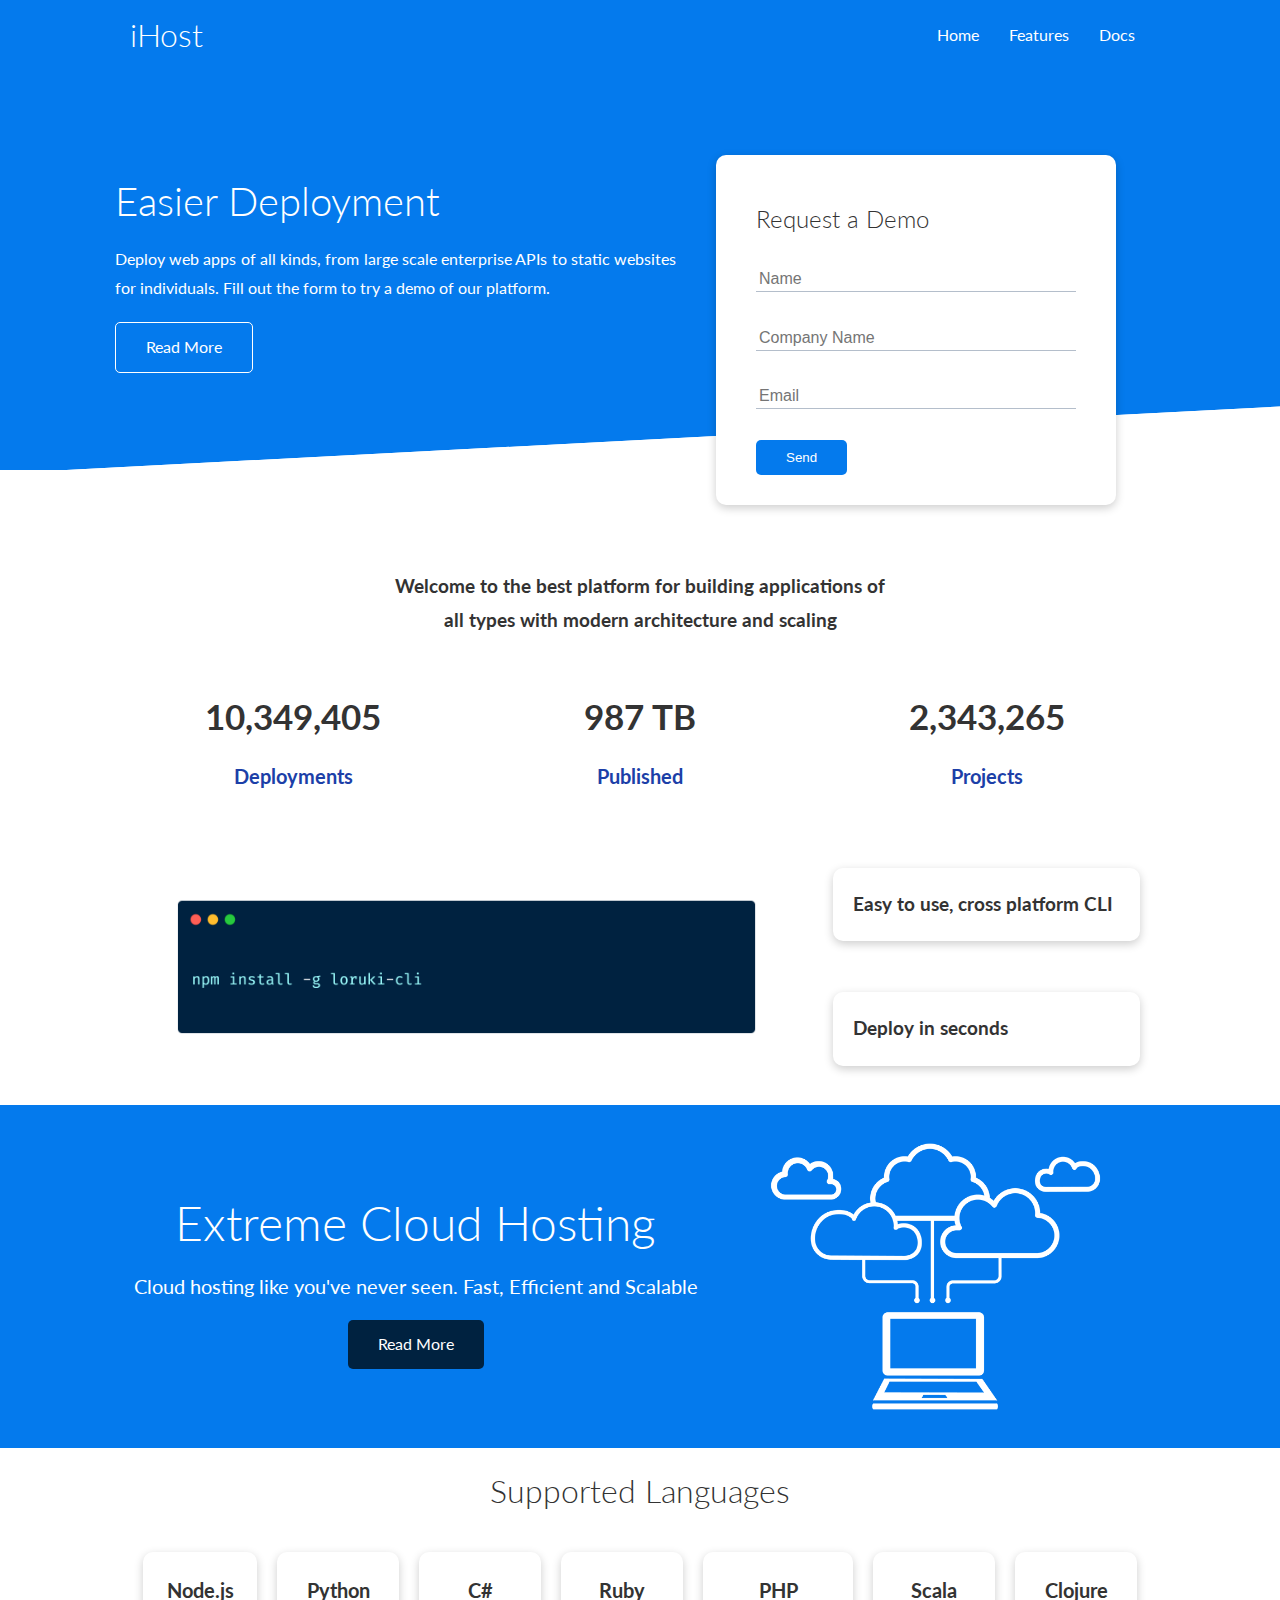
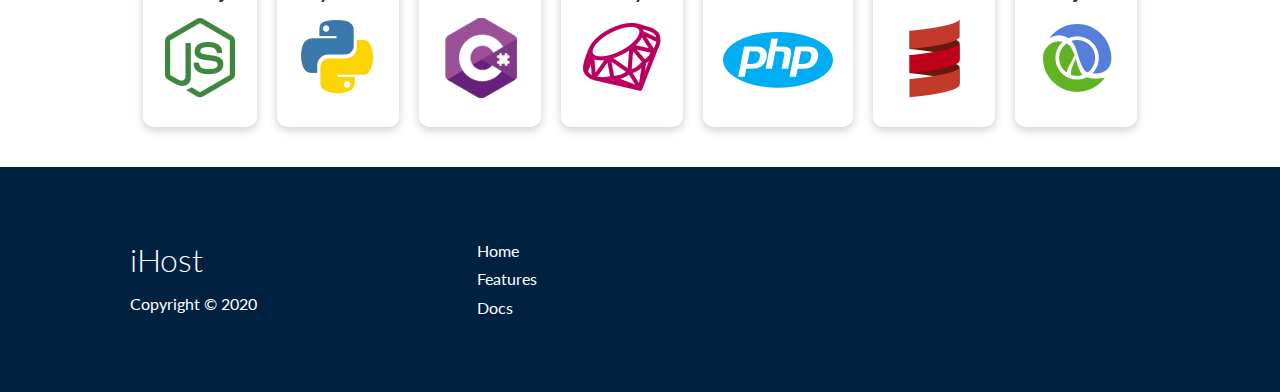
<file: index.html>
<!DOCTYPE html>
<html lang="en">
  <head>
    <meta charset="UTF-8" />
    <meta http-equiv="X-UA-Compatible" content="IE=edge" />
    <meta name="viewport" content="width=device-width, initial-scale=1.0" />
    <link
      rel="stylesheet"
      href="https://cdnjs.cloudflare.com/ajax/libs/font-awesome/5.15.2/css/all.min.css"
      integrity="sha512-HK5fgLBL+xu6dm/Ii3z4xhlSUyZgTT9tuc/hSrtw6uzJOvgRr2a9jyxxT1ely+B+xFAmJKVSTbpM/CuL7qxO8w=="
      crossorigin="anonymous"
    />
    <link rel="stylesheet" href="./css/utilities.css" />
    <link rel="stylesheet" href="./css/style.css" />
    <title>iHost | Cloud Hosting For Everyone</title>
  </head>
  <body>
    <!-- Navbar -->
    <div class="navbar">
      <div class="container flex">
        <h1 class="logo">iHost</h1>
        <nav>
          <ul>
            <li><a href="index.html">Home</a></li>
            <li><a href="features.html">Features</a></li>
            <li><a href="docs.html">Docs</a></li>
          </ul>
        </nav>
      </div>
    </div>

    <!-- Showcase -->
    <section class="showcase">
      <div class="container grid">
        <div class="showcase-text">
          <h1>Easier Deployment</h1>
          <p>
            Deploy web apps of all kinds, from large scale enterprise APIs to
            static websites for individuals. Fill out the form to try a demo of
            our platform.
          </p>
          <a href="features.html" class="btn btn-outline">Read More</a>
        </div>

        <div class="showcase-form card">
          <h2>Request a Demo</h2>
          <form>
            <div class="form-control">
              <input type="text" name="name" placeholder="Name" required />
            </div>
            <div class="form-control">
              <input
                type="text"
                name="company"
                placeholder="Company Name"
                required
              />
            </div>
            <div class="form-control">
              <input type="text" name="email" placeholder="Email" required />
            </div>
            <input type="submit" value="Send" class="btn btn-primary" />
          </form>
        </div>
      </div>
    </section>

    <!-- Stats -->
    <section class="stats">
      <div class="container">
        <h3 class="stats-heading text-center my-1">
          Welcome to the best platform for building applications of all types
          with modern architecture and scaling
        </h3>
        <div class="grid grid-3 text-center my-4">
          <div>
            <i class="fas fa-server fa-3x"></i>
            <h3>10,349,405</h3>
            <p class="text-secondary">Deployments</p>
          </div>
          <div>
            <i class="fas fa-upload fa-3x"></i>
            <h3>987 TB</h3>
            <p class="text-secondary">Published</p>
          </div>
          <div>
            <i class="fas fa-project-diagram fa-3x"></i>
            <h3>2,343,265</h3>
            <p class="text-secondary">Projects</p>
          </div>
        </div>
      </div>
    </section>

    <!-- Cli -->
    <section class="cli">
      <div class="container grid">
        <img src="./images/cli.png" alt="" />
        <div class="card">
          <h3>Easy to use, cross platform CLI</h3>
        </div>
        <div class="card">
          <h3>Deploy in seconds</h3>
        </div>
      </div>
    </section>

    <!-- Cloud -->
    <section class="cloud bg-primary my-2 py-2">
      <div class="container grid">
        <div class="text-center">
          <h2 class="lg">Extreme Cloud Hosting</h2>
          <p class="lead my-1">
            Cloud hosting like you've never seen. Fast, Efficient and Scalable
          </p>
          <a href="features.html" class="btn btn-dark">Read More</a>
        </div>
        <img src="./images/cloud.png" alt="" />
      </div>
    </section>

    <!-- Languages -->
    <section class="languages">
      <h2 class="md text-center my-2">Supported Languages</h2>
      <div class="container flex">
        <div class="card">
          <h4>Node.js</h4>
          <img src="./images/logos/node.png" alt="" />
        </div>
        <div class="card">
          <h4>Python</h4>
          <img src="./images/logos/python.png" alt="" />
        </div>
        <div class="card">
          <h4>C#</h4>
          <img src="./images/logos/csharp.png" alt="" />
        </div>
        <div class="card">
          <h4>Ruby</h4>
          <img src="./images/logos/ruby.png" alt="" />
        </div>
        <div class="card">
          <h4>PHP</h4>
          <img src="./images/logos/php.png" alt="" />
        </div>
        <div class="card">
          <h4>Scala</h4>
          <img src="./images/logos/scala.png" alt="" />
        </div>
        <div class="card">
          <h4>Clojure</h4>
          <img src="./images/logos/clojure.png" alt="" />
        </div>
      </div>
    </section>

    <!-- Footer -->
    <footer class="footer bg-dark py-5">
      <div class="container grid grid-3">
        <div>
          <h1>iHost</h1>
          <p>Copyright &copy; 2020</p>
        </div>
        <nav>
          <ul>
            <li><a href="index.html">Home</a></li>
            <li><a href="features.html">Features</a></li>
            <li><a href="docs.html">Docs</a></li>
          </ul>
        </nav>
        <div class="social bg-dark">
          <a href="#"><i class="fab fa-github fa-2x"></i></a>
          <a href="#"><i class="fab fa-facebook fa-2x"></i></a>
          <a href="#"><i class="fab fa-instagram fa-2x"></i></a>
          <a href="#"><i class="fab fa-twitter fa-2x"></i></a>
        </div>
      </div>
    </footer>
  </body>
</html>
</file>
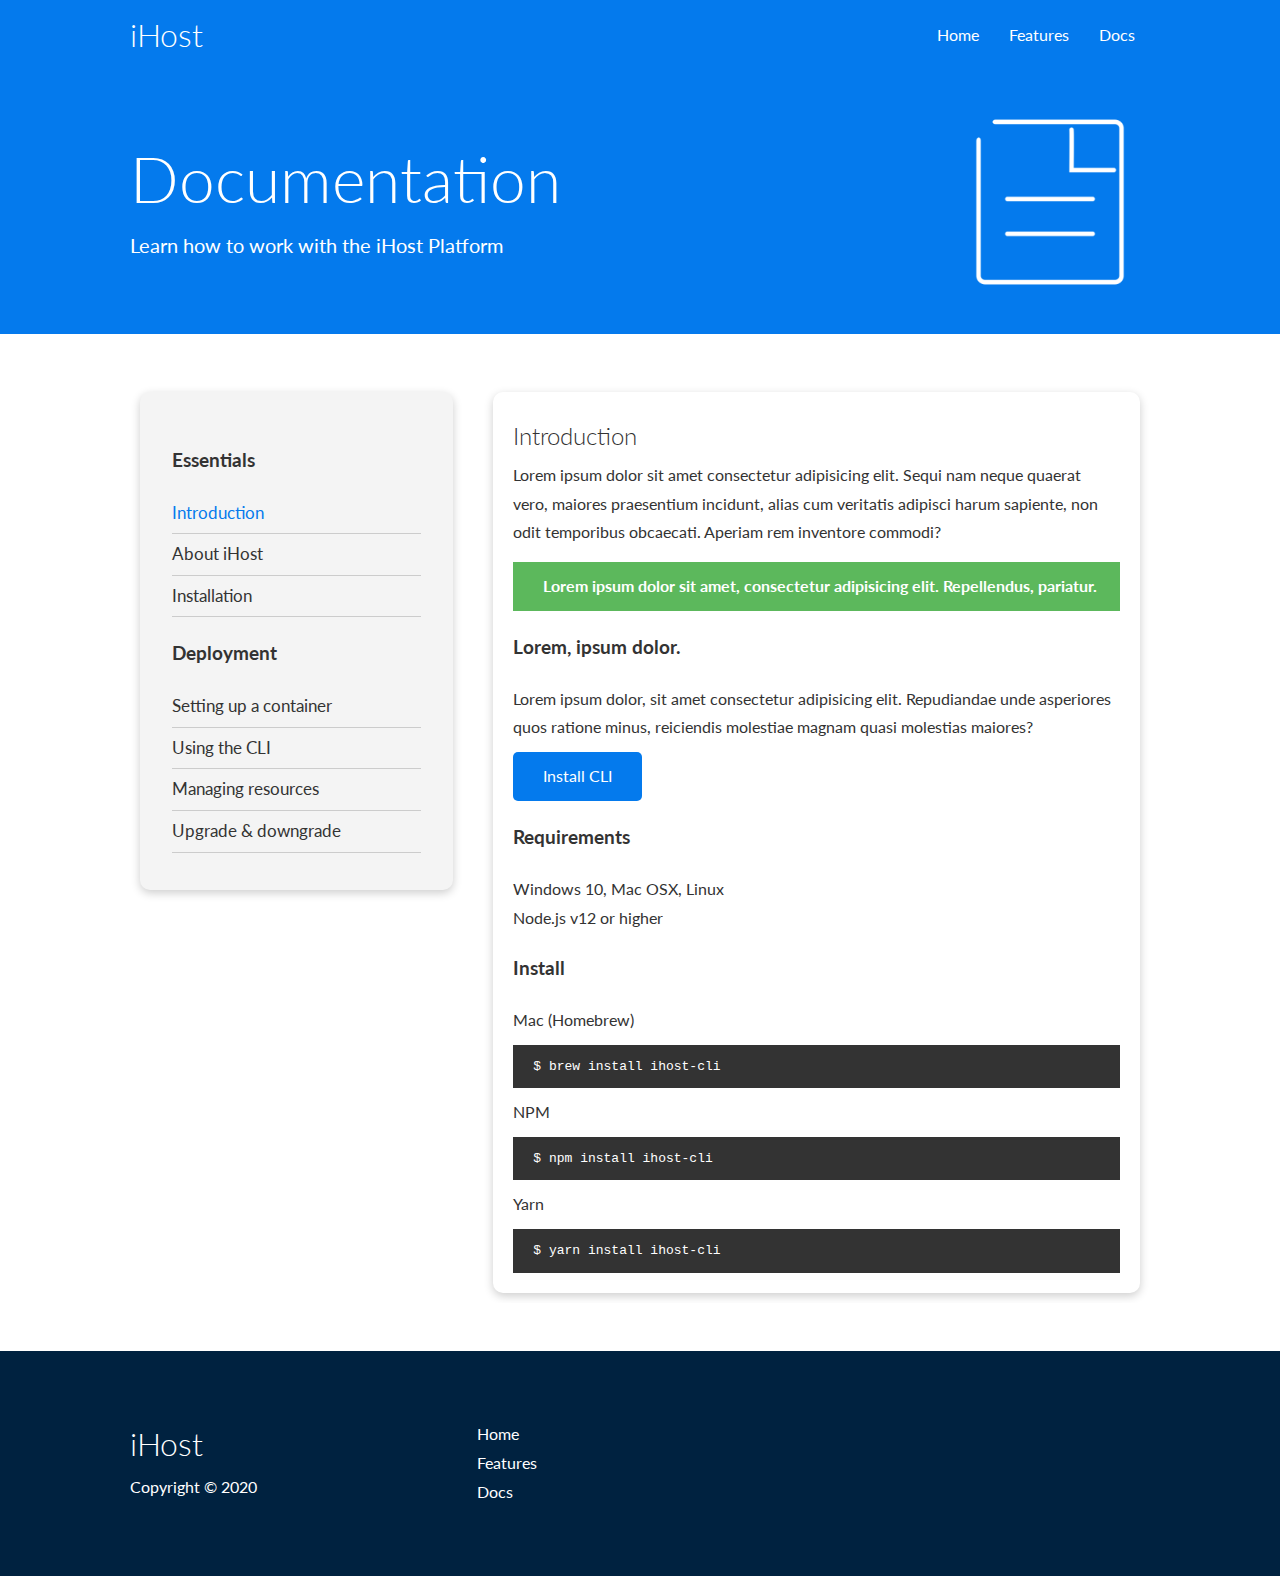
<file: docs.html>
<!DOCTYPE html>
<html lang="en">
  <head>
    <meta charset="UTF-8" />
    <meta http-equiv="X-UA-Compatible" content="IE=edge" />
    <meta name="viewport" content="width=device-width, initial-scale=1.0" />
    <link
      rel="stylesheet"
      href="https://cdnjs.cloudflare.com/ajax/libs/font-awesome/5.15.2/css/all.min.css"
      integrity="sha512-HK5fgLBL+xu6dm/Ii3z4xhlSUyZgTT9tuc/hSrtw6uzJOvgRr2a9jyxxT1ely+B+xFAmJKVSTbpM/CuL7qxO8w=="
      crossorigin="anonymous"
    />
    <link rel="stylesheet" href="./css/utilities.css" />
    <link rel="stylesheet" href="./css/style.css" />
    <title>iHost | Cloud Hosting For Everyone</title>
  </head>
  <body>
    <!-- Navbar -->
    <div class="navbar">
      <div class="container flex">
        <h1 class="logo">iHost</h1>
        <nav>
          <ul>
            <li><a href="index.html">Home</a></li>
            <li><a href="features.html">Features</a></li>
            <li><a href="docs.html">Docs</a></li>
          </ul>
        </nav>
      </div>
    </div>

    <!-- Head -->
    <section class="docs-head bg-primary py-3">
      <div class="container grid">
        <div>
          <h1 class="xl">Documentation</h1>
          <p class="lead">Learn how to work with the iHost Platform</p>
        </div>
        <img src="./images/docs.png" alt="" />
      </div>
    </section>

    <!-- Docs Main -->
    <section class="docs-main my-4">
      <div class="container grid">
        <div class="card bg-light p-3">
          <h3 class="my-2">Essentials</h3>
          <nav>
            <ul>
              <li><a href="#" class="text-primary">Introduction</a></li>
              <li><a href="#">About iHost</a></li>
              <li><a href="#">Installation</a></li>
            </ul>
          </nav>

          <h3 class="my-2">Deployment</h3>
          <nav>
            <ul>
              <li><a href="#">Setting up a container</a></li>
              <li><a href="#">Using the CLI</a></li>
              <li><a href="#">Managing resources</a></li>
              <li><a href="#">Upgrade & downgrade</a></li>
            </ul>
          </nav>
        </div>

        <div class="card">
          <h2>Introduction</h2>
          <p>
            Lorem ipsum dolor sit amet consectetur adipisicing elit. Sequi nam
            neque quaerat vero, maiores praesentium incidunt, alias cum
            veritatis adipisci harum sapiente, non odit temporibus obcaecati.
            Aperiam rem inventore commodi?
          </p>
          <div class="alert alert-success">
            <i class="fas fa-info"></i> Lorem ipsum dolor sit amet, consectetur
            adipisicing elit. Repellendus, pariatur.
          </div>
          <h3>Lorem, ipsum dolor.</h3>
          <p>
            Lorem ipsum dolor, sit amet consectetur adipisicing elit.
            Repudiandae unde asperiores quos ratione minus, reiciendis molestiae
            magnam quasi molestias maiores?
          </p>
          <a href="#" class="btn btn-primary">Install CLI</a>

          <h3>Requirements</h3>
          <ul>
            <li>Windows 10, Mac OSX, Linux</li>
            <li>Node.js v12 or higher</li>
          </ul>

          <h3>Install</h3>
          <p>Mac (Homebrew)</p>
          <pre><code>$ brew install ihost-cli</code></pre>
          <p>NPM</p>
          <pre><code>$ npm install ihost-cli</code></pre>
          <p>Yarn</p>
          <pre><code>$ yarn install ihost-cli</code></pre>
        </div>
      </div>
    </section>

    <!-- Footer -->
    <footer class="footer bg-dark py-5">
      <div class="container grid grid-3">
        <div>
          <h1>iHost</h1>
          <p>Copyright &copy; 2020</p>
        </div>
        <nav>
          <ul>
            <li><a href="index.html">Home</a></li>
            <li><a href="features.html">Features</a></li>
            <li><a href="docs.html">Docs</a></li>
          </ul>
        </nav>
        <div class="social bg-dark">
          <a href="#"><i class="fab fa-github fa-2x"></i></a>
          <a href="#"><i class="fab fa-facebook fa-2x"></i></a>
          <a href="#"><i class="fab fa-instagram fa-2x"></i></a>
          <a href="#"><i class="fab fa-twitter fa-2x"></i></a>
        </div>
      </div>
    </footer>
  </body>
</html>
</file>
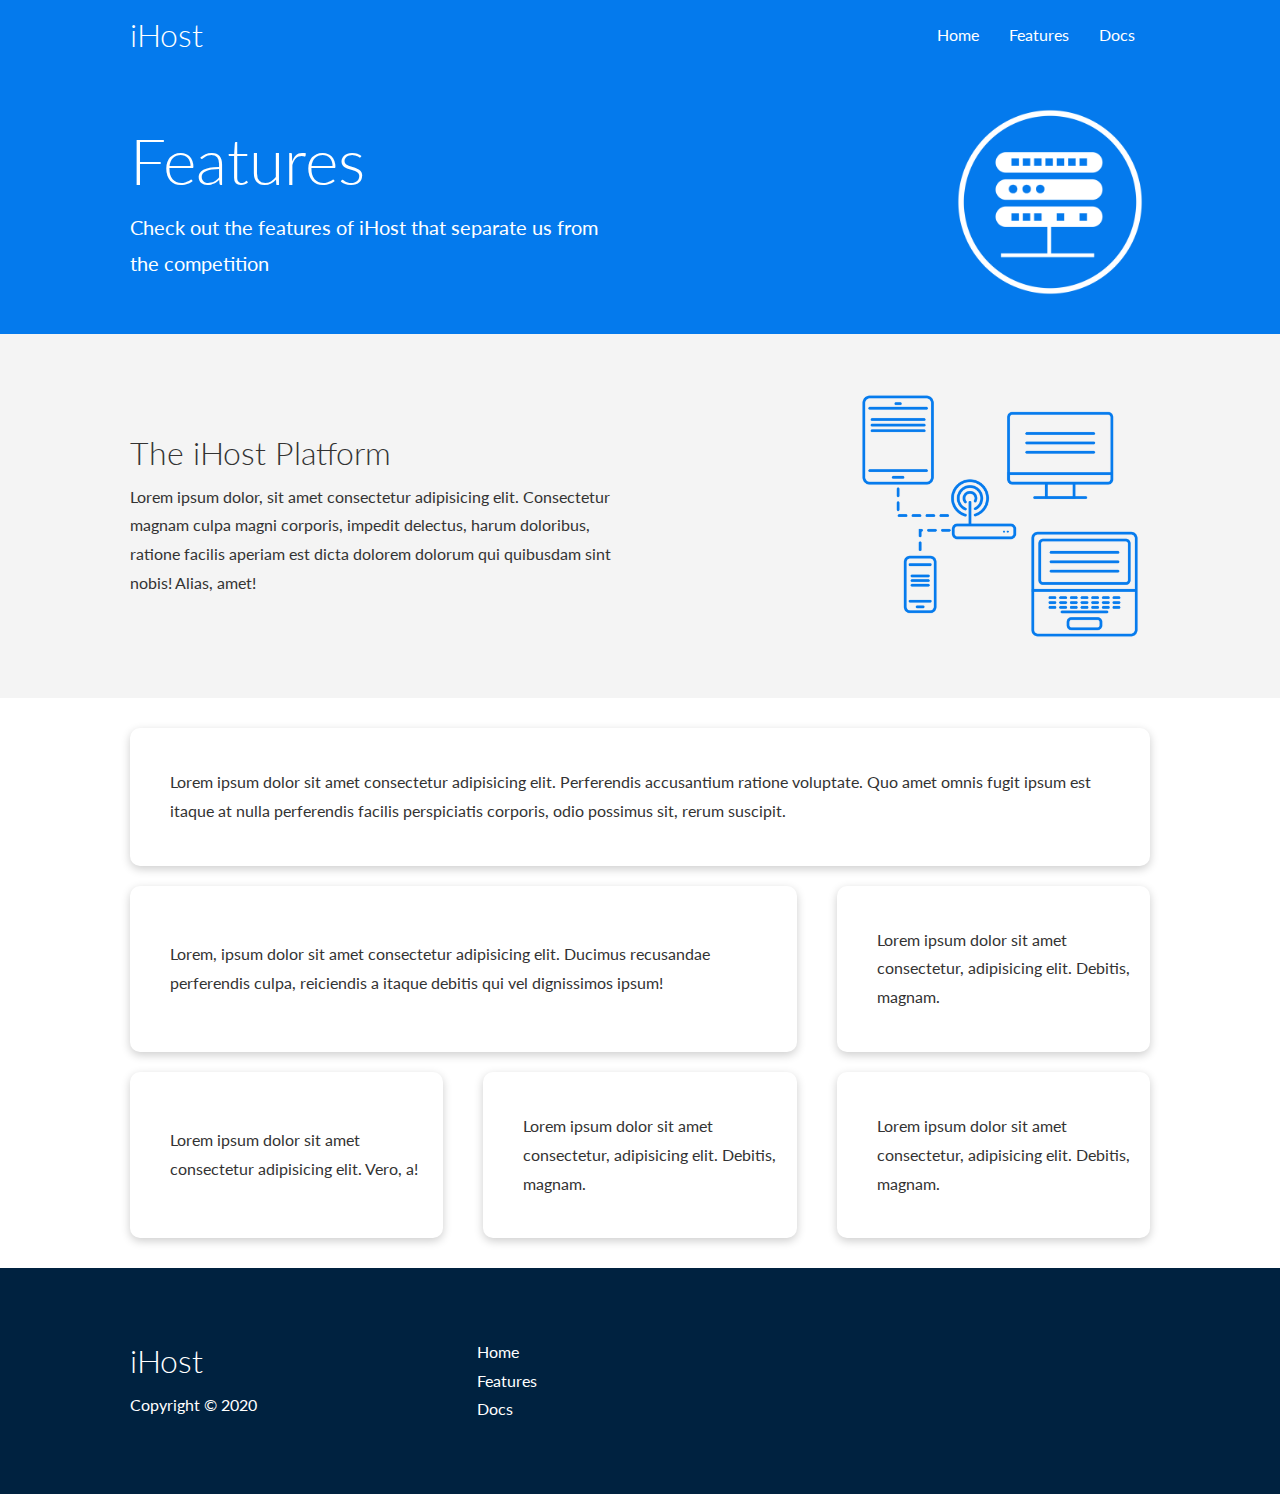
<file: features.html>
<!DOCTYPE html>
<html lang="en">
  <head>
    <meta charset="UTF-8" />
    <meta http-equiv="X-UA-Compatible" content="IE=edge" />
    <meta name="viewport" content="width=device-width, initial-scale=1.0" />
    <link
      rel="stylesheet"
      href="https://cdnjs.cloudflare.com/ajax/libs/font-awesome/5.15.2/css/all.min.css"
      integrity="sha512-HK5fgLBL+xu6dm/Ii3z4xhlSUyZgTT9tuc/hSrtw6uzJOvgRr2a9jyxxT1ely+B+xFAmJKVSTbpM/CuL7qxO8w=="
      crossorigin="anonymous"
    />
    <link rel="stylesheet" href="./css/utilities.css" />
    <link rel="stylesheet" href="./css/style.css" />
    <title>iHost | Cloud Hosting For Everyone</title>
  </head>
  <body>
    <!-- Navbar -->
    <div class="navbar">
      <div class="container flex">
        <h1 class="logo">iHost</h1>
        <nav>
          <ul>
            <li><a href="index.html">Home</a></li>
            <li><a href="features.html">Features</a></li>
            <li><a href="docs.html">Docs</a></li>
          </ul>
        </nav>
      </div>
    </div>

    <!-- Head -->
    <section class="features-head bg-primary py-3">
      <div class="container grid">
        <div>
          <h1 class="xl">Features</h1>
          <p class="lead">
            Check out the features of iHost that separate us from the
            competition
          </p>
        </div>
        <img src="./images/server.png" alt="" />
      </div>
    </section>

    <!-- Sub head -->
    <section class="features-sub-head bg-light py-3">
      <div class="container grid">
        <div>
          <h1 class="md">The iHost Platform</h1>
          <p>
            Lorem ipsum dolor, sit amet consectetur adipisicing elit.
            Consectetur magnam culpa magni corporis, impedit delectus, harum
            doloribus, ratione facilis aperiam est dicta dolorem dolorum qui
            quibusdam sint nobis! Alias, amet!
          </p>
        </div>
        <img src="./images/server2.png" alt="" />
      </div>
    </section>

    <!-- Features Main -->
    <section class="features-main my2">
      <div class="container grid grid-3">
        <div class="card flex">
          <i class="fas fa-server fa-3x"> </i>
          <p>
            Lorem ipsum dolor sit amet consectetur adipisicing elit. Perferendis
            accusantium ratione voluptate. Quo amet omnis fugit ipsum est itaque
            at nulla perferendis facilis perspiciatis corporis, odio possimus
            sit, rerum suscipit.
          </p>
        </div>
        <div class="card flex">
          <i class="fas fa-network-wired fa-3x"> </i>
          <p>
            Lorem, ipsum dolor sit amet consectetur adipisicing elit. Ducimus
            recusandae perferendis culpa, reiciendis a itaque debitis qui vel
            dignissimos ipsum!
          </p>
        </div>
        <div class="card flex">
          <i class="fas fa-laptop-code fa-3x"> </i>
          <p>
            Lorem ipsum dolor sit amet consectetur, adipisicing elit. Debitis,
            magnam.
          </p>
        </div>
        <div class="card flex">
          <i class="fas fa-database fa-3x"> </i>
          <p>
            Lorem ipsum dolor sit amet consectetur adipisicing elit. Vero, a!
          </p>
        </div>
        <div class="card flex">
          <i class="fas fa-power-off fa-3x"> </i>
          <p>
            Lorem ipsum dolor sit amet consectetur, adipisicing elit. Debitis,
            magnam.
          </p>
        </div>
        <div class="card flex">
          <i class="fas fa-upload fa-3x"> </i>
          <p>
            Lorem ipsum dolor sit amet consectetur, adipisicing elit. Debitis,
            magnam.
          </p>
        </div>
      </div>
    </section>

    <!-- Footer -->
    <footer class="footer bg-dark py-5">
      <div class="container grid grid-3">
        <div>
          <h1>iHost</h1>
          <p>Copyright &copy; 2020</p>
        </div>
        <nav>
          <ul>
            <li><a href="index.html">Home</a></li>
            <li><a href="features.html">Features</a></li>
            <li><a href="docs.html">Docs</a></li>
          </ul>
        </nav>
        <div class="social bg-dark">
          <a href="#"><i class="fab fa-github fa-2x"></i></a>
          <a href="#"><i class="fab fa-facebook fa-2x"></i></a>
          <a href="#"><i class="fab fa-instagram fa-2x"></i></a>
          <a href="#"><i class="fab fa-twitter fa-2x"></i></a>
        </div>
      </div>
    </footer>
  </body>
</html>
</file>
<file: css/utilities.css>
.container {
  max-width: 1100px;
  margin: 0px auto;
  overflow: auto;
  padding: 0px 40px;
}

.card {
  background-color: #fff;
  color: #333;
  border-radius: 10px;
  box-shadow: 0px 3px 10px rgba(0, 0, 0, 0.2);
  padding: 20px;
  margin: 10px;
}

.btn {
  display: inline-block;
  padding: 10px 30px;
  cursor: pointer;
  background: var(--primary-color);
  color: #fff;
  border: none;
  border-radius: 5px;
}

.btn-outline {
  background-color: transparent;
  border: 1px solid #fff;
}

.btn:hover {
  transform: scale(0.98);
}

/* Backgrounds & Colored Buttons*/
.bg-primary,
.btn-primary {
  background-color: var(--primary-color);
  color: #fff;
}

.bg-secondary,
.btn-secondary {
  background-color: var(--secondary-color);
  color: #fff;
}

.bg-dark,
.btn-dark {
  background-color: var(--dark-color);
  color: #fff;
}

.bg-light,
.btn-light {
  background-color: var(--light-color);
  color: #333;
}

.bg-primary a,
.btn-primary a,
.bg-secondary a,
.btn-secondary a,
.bg-dark a,
.btn-dark a {
  color: #fff;
}

/* Text Colors */
.text-primary {
  color: var(--primary-color);
}

.text-secondary {
  color: var(--secondary-color);
}

.text-dark {
  color: var(--dark-color);
}

.text-light {
  color: var(--light-color);
}

/* Text Sizes */
.lead {
  font-size: 20px;
}

.sm {
  font-size: 1rem;
}

.md {
  font-size: 2rem;
}

.lg {
  font-size: 3rem;
}

.xl {
  font-size: 4rem;
}

.text-center {
  text-align: center;
}

/* Alert */
.alert {
  background-color: var(--light-color);
  padding: 10px 20px;
  font-weight: bold;
  margin: 15px 0px;
}

.alert i {
  margin-right: 10px;
}

.alert-success {
  background-color: var(--success-color);
  color: #fff;
}

.alert-error {
  background-color: var(--error-color);
  color: #fff;
}

.flex {
  display: flex;
  justify-content: center;
  align-items: center;
  height: 100%;
}

.grid {
  display: grid;
  grid-template-columns: repeat(2, 1fr);
  gap: 20px;
  justify-content: center;
  align-items: center;
  height: 100%;
}

.grid-3 {
  grid-template-columns: repeat(3, 1fr);
}

/* Margin Top/Bottom */
.my-1 {
  margin: 1rem 0rem;
}

.my-2 {
  margin: 1.5rem 0px;
}

.my-3 {
  margin: 2rem 0px;
}

.my-4 {
  margin: 3rem 0px;
}

.my-5 {
  margin: 4rem 0px;
}

/* Margin All Around */
.m-1 {
  margin: 1rem;
}

.m-2 {
  margin: 1.5rem;
}

.m-3 {
  margin: 2rem;
}

.m-4 {
  margin: 3rem;
}

.m-5 {
  margin: 4rem;
}

/* Padding Top/Bottom */
.py-1 {
  padding: 1rem 0rem;
}

.py-2 {
  padding: 1.5rem 0px;
}

.py-3 {
  padding: 2rem 0px;
}

.py-4 {
  padding: 3rem 0px;
}

.py-5 {
  padding: 4rem 0px;
}

/* Padding All Around */
.p-1 {
  padding: 1rem;
}

.p-2 {
  padding: 1.5rem;
}

.p-3 {
  padding: 2rem;
}

.p-4 {
  padding: 3rem;
}

.p-5 {
  padding: 4rem;
}
</file>
<file: css/style.css>
@import url("https://fonts.googleapis.com/css2?family=Lato:wght@300&display=swap");
/* Root Elements/Variables */
:root {
  --primary-color: #047aed;
  --secondary-color: #1c3fa8;
  --dark-color: #002240;
  --light-color: #f4f4f4;
  --success-color: #5cb85c;
  --error-color: #d9534f;
}

/* Global Styling */
* {
  margin: 0;
  padding: 0;
  -webkit-box-sizing: border-box;
          box-sizing: border-box;
}

body {
  font-family: "Lato", sans-serif;
  color: #333;
  line-height: 1.8;
}

ul {
  list-style-type: none;
}

a {
  text-decoration: none;
  color: #333;
}

h1,
h2 {
  font-weight: 300;
  line-height: 1.2;
  margin: 10px 0px;
}

p {
  margin: 10px 0px;
}

img {
  width: 100%;
}

code,
pre {
  background: #333;
  color: #fff;
  padding: 10px;
}

/* Navbar */
.navbar {
  background-color: var(--primary-color);
  color: #fff;
  height: 70px;
}

.navbar ul {
  display: -webkit-box;
  display: -ms-flexbox;
  display: flex;
}

.navbar a {
  color: #fff;
  padding: 10px;
  margin: 0px 5px;
}

.navbar a:hover {
  border-bottom: 2px solid #fff;
}

.navbar .flex {
  -webkit-box-pack: justify;
      -ms-flex-pack: justify;
          justify-content: space-between;
}

/* Showcase/Hero */
.showcase {
  height: 400px;
  background-color: var(--primary-color);
  color: #fff;
  position: relative;
}

.showcase h1 {
  font-size: 40px;
}

.showcase p {
  margin: 20px 0px;
  text-align: justify;
}

.showcase .grid {
  overflow: visible;
  -ms-grid-columns: 55% 45%;
      grid-template-columns: 55% 45%;
  gap: 30px;
}

.showcase-text {
  -webkit-animation: slideInFromLeft 1s ease-in;
          animation: slideInFromLeft 1s ease-in;
}

.showcase-form {
  position: relative;
  top: 60px;
  height: 350px;
  width: 400px;
  padding: 40px;
  z-index: 5;
  -webkit-animation: slideInFromRight 1s ease-in;
          animation: slideInFromRight 1s ease-in;
}

.showcase-form .form-control {
  margin: 30px 0px;
}

.showcase-form input[type="text"],
.showcase-form input[type="email"] {
  border: 0;
  border-bottom: 1px solid #b4becb;
  width: 100%;
  padding: 3px;
  font-size: 16px;
}

.showcase-form input[type="text"]:focus,
.showcase-form input[type="email"]:focus {
  outline: none;
}

/* Creating a slope at section end */
.showcase::before,
.showcase::after {
  content: "";
  position: absolute;
  height: 100px;
  bottom: -70px;
  right: 0;
  left: 0;
  background: #fff;
  transform: skewY(-3deg);
  -webkit-transform: skewY(-3deg);
  -moz-transform: skewY(-3deg);
  -ms-transform: skewY(-3deg);
  -o-transform: skewY(-3deg);
}

/* Stats */
.stats {
  padding-top: 100px;
  -webkit-animation: slideInFromBottom 1s ease-in;
          animation: slideInFromBottom 1s ease-in;
}

.stats .grid h3 {
  font-size: 35px;
}

.stats .grid p {
  font-size: 20px;
  font-weight: bold;
}

.stats-heading {
  max-width: 500px;
  margin: auto;
}

/* Cli */
.cli .grid {
  -ms-grid-columns: 1fr 1fr 1fr;
      grid-template-columns: 1fr 1fr 1fr;
  -ms-grid-rows: 1fr 1fr;
      grid-template-rows: 1fr 1fr;
}

.cli .grid > *:first-child {
  -ms-grid-column: 1;
  -ms-grid-column-span: 2;
  grid-column: 1 / span 2;
  -ms-grid-row: 1;
  -ms-grid-row-span: 2;
  grid-row: 1 / span 2;
}

/* Cloud */
.cloud .grid {
  -ms-grid-columns: 4fr 3fr;
      grid-template-columns: 4fr 3fr;
}

/* Languages */
.languages .flex {
  -ms-flex-wrap: wrap;
      flex-wrap: wrap;
}

.languages .card {
  text-align: center;
  margin: 18px 10px 40px;
  -webkit-transition: -webkit-transform 0.2s ease-in;
  transition: -webkit-transform 0.2s ease-in;
  transition: transform 0.2s ease-in;
  transition: transform 0.2s ease-in, -webkit-transform 0.2s ease-in;
}

.languages .card:hover {
  -webkit-transform: translateY(-15px);
          transform: translateY(-15px);
}

.languages .card h4 {
  font-size: 20px;
  margin-bottom: 10px;
}

/* Features */
.features-head img,
.docs-head img {
  width: 200px;
  justify-self: flex-end;
}

.features-sub-head img {
  width: 300px;
  justify-self: flex-end;
}

.features-main .card > i {
  margin-right: 20px;
}

.features-main .grid {
  padding: 30px;
}

.features-main .grid > *:first-child {
  -ms-grid-column: 1;
  -ms-grid-column-span: 3;
  grid-column: 1 / span 3;
}

.features-main .grid > *:nth-child(2) {
  -ms-grid-column: 1;
  -ms-grid-column-span: 2;
  grid-column: 1 / span 2;
}

/* Docs */
.docs-main h3 {
  margin: 20px 0px;
}

.docs-main .grid {
  -ms-grid-columns: 1fr 2fr;
      grid-template-columns: 1fr 2fr;
  -webkit-box-align: start;
      -ms-flex-align: start;
          align-items: flex-start;
}

.docs-main nav li {
  font-size: 17px;
  padding-bottom: 5px;
  margin-bottom: 5px;
  border-bottom: 1px solid #ccc;
}

.docs-main a:hover {
  font-weight: bold;
}

/* Footer */
.footer .social a {
  margin: 0px 10px;
}

/* Animations */
@-webkit-keyframes slideInFromLeft {
  0% {
    -webkit-transform: translateX(-100%);
            transform: translateX(-100%);
  }
  100% {
    -webkit-transform: translateX(0);
            transform: translateX(0);
  }
}
@keyframes slideInFromLeft {
  0% {
    -webkit-transform: translateX(-100%);
            transform: translateX(-100%);
  }
  100% {
    -webkit-transform: translateX(0);
            transform: translateX(0);
  }
}

@-webkit-keyframes slideInFromRight {
  0% {
    -webkit-transform: translateX(100%);
            transform: translateX(100%);
  }
  100% {
    -webkit-transform: translateX(0);
            transform: translateX(0);
  }
}

@keyframes slideInFromRight {
  0% {
    -webkit-transform: translateX(100%);
            transform: translateX(100%);
  }
  100% {
    -webkit-transform: translateX(0);
            transform: translateX(0);
  }
}

@-webkit-keyframes slideInFromTop {
  0% {
    -webkit-transform: translateY(-100%);
            transform: translateY(-100%);
  }
  100% {
    -webkit-transform: translateY(0);
            transform: translateY(0);
  }
}

@keyframes slideInFromTop {
  0% {
    -webkit-transform: translateY(-100%);
            transform: translateY(-100%);
  }
  100% {
    -webkit-transform: translateY(0);
            transform: translateY(0);
  }
}

@-webkit-keyframes slideInFromBottom {
  0% {
    -webkit-transform: translateY(100%);
            transform: translateY(100%);
  }
  100% {
    -webkit-transform: translateY(0);
            transform: translateY(0);
  }
}

@keyframes slideInFromBottom {
  0% {
    -webkit-transform: translateY(100%);
            transform: translateY(100%);
  }
  100% {
    -webkit-transform: translateY(0);
            transform: translateY(0);
  }
}

/* Media Queries */
/* Tablets and under */
@media (max-width: 768px) {
  .grid,
  .showcase .grid,
  .stats .grid,
  .cli .grid,
  .cloud .grid,
  .features-main .grid,
  .docs-main .grid {
    -ms-grid-columns: 1fr;
        grid-template-columns: 1fr;
    -ms-grid-rows: 1fr;
        grid-template-rows: 1fr;
  }
  .showcase {
    height: auto;
  }
  .showcase-text {
    text-align: center;
    margin-top: 40px;
    -webkit-animation: slideInFromBottom 1s ease-in;
            animation: slideInFromBottom 1s ease-in;
  }
  .showcase-form {
    -ms-grid-column-align: center;
        justify-self: center;
    margin: auto;
    -webkit-animation: slideInFromBottom 1s ease-in;
            animation: slideInFromBottom 1s ease-in;
  }
  .cli .grid > *:first-child {
    -ms-grid-column: 1;
    grid-column: 1;
    -ms-grid-row: 1;
    grid-row: 1;
  }
  .features-head,
  .features-sub-head,
  .docs-head {
    text-align: center;
  }
  .features-head img,
  .features-sub-head img,
  .docs-head img {
    -ms-grid-column-align: center;
        justify-self: center;
  }
  .features-main .grid > *:first-child,
  .features-main .grid > *:nth-child(2) {
    -ms-grid-column: 1;
    grid-column: 1;
  }
}

/* Mobile */
@media (max-width: 500px) {
  .navbar {
    height: 110px;
  }
  .navbar .flex {
    -webkit-box-orient: vertical;
    -webkit-box-direction: normal;
        -ms-flex-direction: column;
            flex-direction: column;
  }
  .navbar ul {
    padding: 10px;
    background-color: rgba(0, 0, 0, 0.1);
  }
}
/*# sourceMappingURL=style.css.map */
</file>
